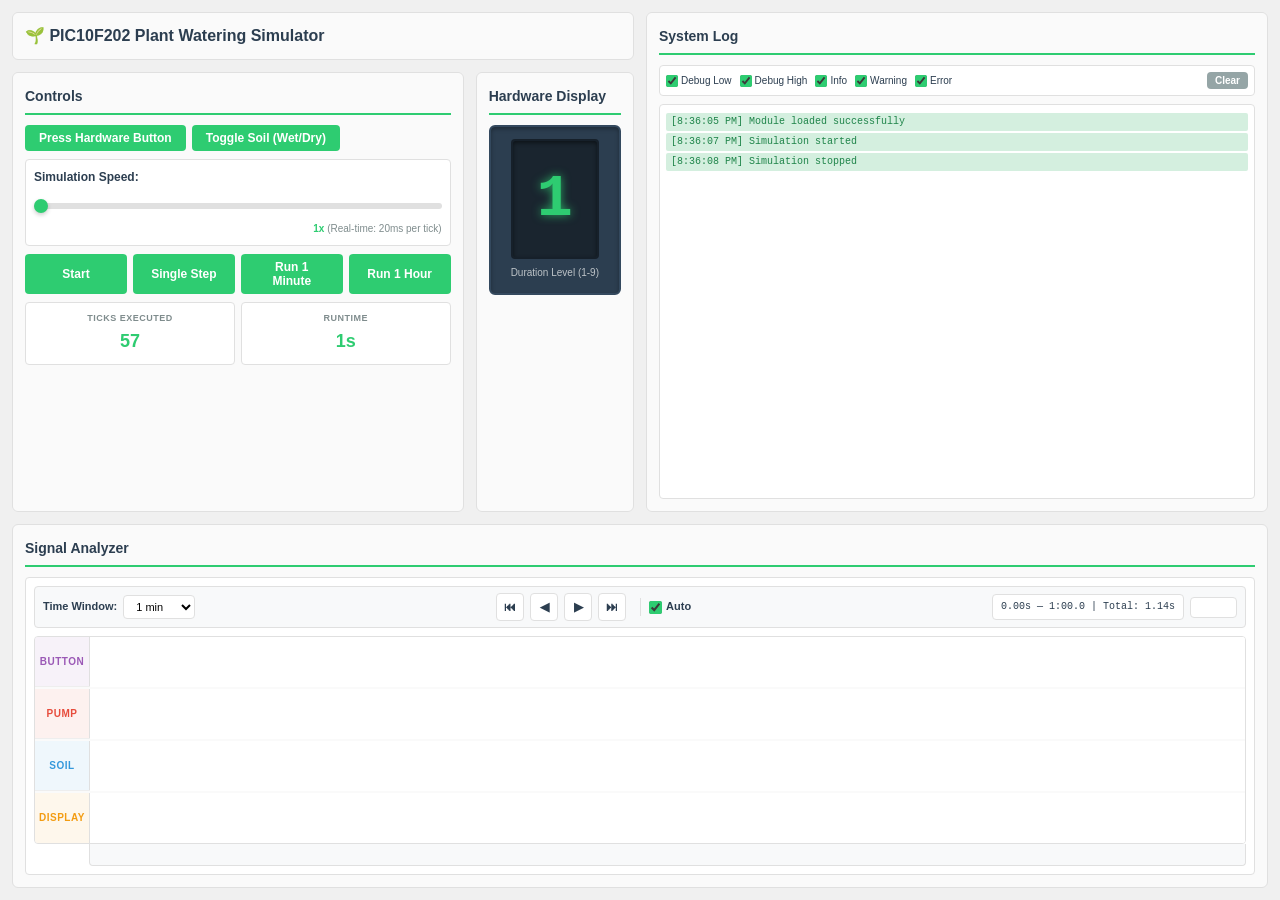
<file: t2/index.html>
<!DOCTYPE html>
<!-- saved from url=(0022)http://localhost:8000/ -->
<html lang="en"><head><meta http-equiv="Content-Type" content="text/html; charset=UTF-8">
    
    <meta name="viewport" content="width=device-width, initial-scale=1.0">
    
    <!-- CSS Files -->
    <link rel="stylesheet" href="./PIC10F202 Plant Watering Simulator_files/main.css">
    <link rel="stylesheet" href="./PIC10F202 Plant Watering Simulator_files/display.css">
    <link rel="stylesheet" href="./PIC10F202 Plant Watering Simulator_files/graph.css">
    
    <title>PIC10F202 Plant Watering Simulator</title>
</head>
<body>
    <!-- Top Section -->
    <div class="top-section">
        <!-- Left Column: Title + Controls/Display side by side -->
        <div class="left-column">
            <!-- Title Panel -->
            <div class="panel title-panel">
                <h1>🌱 PIC10F202 Plant Watering Simulator</h1>
            </div>
            
            <!-- Controls and Display Row -->
            <div class="controls-display-row">
                <!-- Controls Panel -->
                <div class="panel controls-panel">
                    <h2>Controls</h2>

                    <div class="controls">
                        <button id="btnPress" onmousedown="buttonDown()" onmouseup="buttonUp()" ontouchstart="buttonDown()" ontouchend="buttonUp()">
                            Press Hardware Button
                        </button>
                        <button onclick="toggleSoil()">Toggle Soil (Wet/Dry)</button>
                    </div>

                    <div class="slider-control">
                        <label>Simulation Speed:</label>
                        <input type="range" id="speedSlider" min="1" max="1000" value="1" step="1">
                        <div class="speed-display">
                            <span id="speedDisplay">1x</span> (Real-time: 20ms per tick)
                        </div>
                    </div>

                    <div class="controls simulation-controls">
                        <button id="btnStartStop" onclick="toggleSimulation()" class="">Start</button>
                        <button onclick="singleStep()">Single Step</button>
                        <button onclick="runMinute()">Run 1 Minute</button>
                        <button onclick="runHour()">Run 1 Hour</button>
                    </div>

                    <div class="status-grid">
                        <div class="status-item">
                            <div class="status-label">Ticks Executed</div>
                            <div class="status-value" id="tickCount">57</div>
                        </div>
                        <div class="status-item">
                            <div class="status-label">Runtime</div>
                            <div class="status-value" id="runtime">1s</div>
                        </div>
                    </div>
                </div>

                <!-- Hardware Display Panel -->
                <div class="panel display-panel">
                    <h2>Hardware Display</h2>
                    <div class="display-container">
                        <!-- Seven Segment Display -->
                        <div class="display">
                            <div class="seven-segment" id="sevenSegment">1</div>
                            <div class="display-label">Duration Level (1-9)</div>
                        </div>
                    </div>
                </div>
            </div>
        </div>

        <!-- Right Column: Log Panel -->
        <div class="right-column">
            <div class="panel log-panel">
                <h2>System Log</h2>
                <div class="log-filters">
                    <label><input type="checkbox" id="filterDebugLow" checked=""> Debug Low</label>
                    <label><input type="checkbox" id="filterDebugHigh" checked=""> Debug High</label>
                    <label><input type="checkbox" id="filterInfo" checked=""> Info</label>
                    <label><input type="checkbox" id="filterWarning" checked=""> Warning</label>
                    <label><input type="checkbox" id="filterError" checked=""> Error</label>
                    <button onclick="clearLog()">Clear</button>
                </div>
                <div class="log" id="log"><div class="log-entry info">[8:36:05 PM] Module loaded successfully</div><div class="log-entry info">[8:36:07 PM] Simulation started</div><div class="log-entry info">[8:36:08 PM] Simulation stopped</div></div>
            </div>
        </div>
    </div>

    <!-- Bottom Section: Graph -->
    <div class="bottom-section">
        <div class="panel graph-panel">
            <h2>Signal Analyzer</h2>

            <div class="graph-container">

                <div class="graph-controls">
                    <div class="graph-controls-left">
                        <label>Time Window:</label>
                        <select id="graphTimeWindow">
                            <option value="10">10 sec</option>
                            <option value="30">30 sec</option>
                            <option value="60" selected="">1 min</option>
                            <option value="300">5 min</option>
                            <option value="600">10 min</option>
                            <option value="3600">1 hour</option>
                        </select>
                    </div>

                    <div class="graph-controls-center">
                        <button id="btnScrollStart" title="Go to start (Home)">⏮</button>
                        <button id="btnScrollLeft" title="Scroll left (←)">◀</button>
                        <button id="btnScrollRight" title="Scroll right (→)">▶</button>
                        <button id="btnScrollEnd" title="Go to latest (End)">⏭</button>
                        <label class="auto-scroll-label">
                            <input type="checkbox" id="chkAutoScroll" checked="">
                            Auto
                        </label>
                    </div>

                    <div class="graph-controls-right">
                        <span id="scrollPosition" class="scroll-position">0.00s — 1:00.0 | Total: 1.14s</span>
                        <button id="btnClearGraph" title="Clear all graph data">Clear</button>
                    </div>
                </div>

                <!-- Graph Stack -->
                <div class="graph-stack" id="graphStack">

                    <div class="graph-signal">
                        <div class="graph-label">Button</div>
                        <canvas id="buttonGraph" width="1403" height="50"></canvas>
                    </div>

                    <div class="graph-signal">
                        <div class="graph-label">Pump</div>
                        <canvas id="pumpGraph" width="1403" height="50"></canvas>
                    </div>

                    <div class="graph-signal">
                        <div class="graph-label">Soil</div>
                        <canvas id="soilGraph" width="1403" height="50"></canvas>
                    </div>

                    <div class="graph-signal">
                        <div class="graph-label">Display</div>
                        <canvas id="clockGraph" width="1403" height="50"></canvas>
                    </div>

                </div>

                <!-- Shared Time Axis -->
                <div class="graph-time-axis">
                    <canvas id="timeAxisCanvas" width="1403" height="21"></canvas>
                </div>

            </div>
        </div>
    </div>

    <script type="module" src="./PIC10F202 Plant Watering Simulator_files/app.js.download"></script>
    <script src="./PIC10F202 Plant Watering Simulator_files/plant-watering.js.download"></script>


</body></html>
</file>
<file: t2/PIC10F202 Plant Watering Simulator_files/main.css>
/* main.css - Base styles, layout, controls, log panel */

/* ============================================================
   COLOR PALETTE
   ============================================================ */
:root {
    --plant-green: #2ecc71;
    --plant-green-dark: #27ae60;
    --plant-green-darker: #229954;
    --bg-primary: #f0f0f0;
    --bg-panel: #fafafa;
    --bg-white: #fff;
    --border-color: #e0e0e0;
    --text-primary: #2c3e50;
    --text-secondary: #7f8c8d;
}

/* ============================================================
   RESET & BASE
   ============================================================ */
* {
    margin: 0;
    padding: 0;
    box-sizing: border-box;
}

html, body {
    height: 100%;
    overflow: hidden;
}

body {
    font-family: -apple-system, BlinkMacSystemFont, 'Segoe UI', Roboto, 
                 'Helvetica Neue', Arial, sans-serif;
    background: var(--bg-primary);
    color: var(--text-primary);
    padding: 12px;
    line-height: 1.6;
    display: flex;
    flex-direction: column;
    gap: 12px;
}

/* ============================================================
   LAYOUT SECTIONS
   ============================================================ */
.top-section {
    display: grid;
    grid-template-columns: 1fr 1fr;
    gap: 12px;
    flex: 1;
    min-height: 0;
    overflow: hidden;
}

.left-column {
    display: flex;
    flex-direction: column;
    gap: 12px;
    min-height: 0;
    overflow: hidden;
}

.right-column {
    display: flex;
    flex-direction: column;
    min-height: 0;
    overflow: hidden;
}

.bottom-section {
    flex-shrink: 0;
}

/* ============================================================
   CONTROLS AND DISPLAY ROW - SIDE BY SIDE
   ============================================================ */
.controls-display-row {
    display: flex;
    gap: 12px;
    flex: 1;
    min-height: 0;
    overflow: hidden;
}

.controls-display-row .controls-panel {
    flex: 1;
    min-width: 0;
}

.controls-display-row .display-panel {
    flex-shrink: 0;
}

/* ============================================================
   PANELS
   ============================================================ */
.panel {
    background: var(--bg-panel);
    border: 1px solid var(--border-color);
    border-radius: 6px;
    padding: 12px;
}

.panel h2 {
    margin-bottom: 10px;
    color: var(--text-primary);
    font-size: 14px;
    font-weight: 600;
    border-bottom: 2px solid var(--plant-green);
    padding-bottom: 6px;
    flex-shrink: 0;
}

/* ============================================================
   TITLE PANEL
   ============================================================ */
.title-panel {
    flex-shrink: 0;
    padding: 10px 12px;
}

.title-panel h1 {
    color: var(--text-primary);
    font-size: 16px;
    font-weight: 600;
    margin: 0;
}

/* ============================================================
   PANEL TYPES
   ============================================================ */
.controls-panel {
    flex-shrink: 0;
}

.display-panel {
    display: flex;
    flex-direction: column;
}

.log-panel {
    flex: 1;
    min-height: 0;
    overflow: hidden;
    display: flex;
    flex-direction: column;
}

/* ============================================================
   CONTROLS
   ============================================================ */
.controls {
    display: flex;
    flex-wrap: wrap;
    gap: 6px;
    margin: 8px 0;
}

button {
    background: var(--plant-green);
    color: #fff;
    border: none;
    padding: 6px 14px;
    font-size: 12px;
    font-weight: 600;
    border-radius: 4px;
    cursor: pointer;
    transition: all 0.2s ease;
    font-family: inherit;
}

button:hover {
    background: var(--plant-green-dark);
    transform: translateY(-1px);
    box-shadow: 0 2px 6px rgba(46, 204, 113, 0.3);
}

button:active {
    transform: translateY(0);
    box-shadow: none;
}

/* ============================================================
   SLIDER
   ============================================================ */
.slider-control {
    margin: 8px 0;
    padding: 8px;
    background: var(--bg-white);
    border-radius: 4px;
    border: 1px solid var(--border-color);
}

.slider-control label {
    display: block;
    margin-bottom: 4px;
    font-weight: 600;
    color: var(--text-primary);
    font-size: 12px;
}

input[type="range"] {
    width: 100%;
    height: 6px;
    background: var(--border-color);
    outline: none;
    border-radius: 3px;
    cursor: pointer;
    -webkit-appearance: none;
    appearance: none;
}

input[type="range"]::-webkit-slider-thumb {
    -webkit-appearance: none;
    width: 14px;
    height: 14px;
    background: var(--plant-green);
    cursor: pointer;
    border-radius: 50%;
    box-shadow: 0 2px 4px rgba(0, 0, 0, 0.2);
}

input[type="range"]::-moz-range-thumb {
    width: 14px;
    height: 14px;
    background: var(--plant-green);
    cursor: pointer;
    border-radius: 50%;
    border: none;
}

.speed-display {
    text-align: right;
    font-size: 10px;
    color: var(--text-secondary);
    margin-top: 4px;
}

.speed-display span {
    font-weight: 600;
    color: var(--plant-green);
}

/* ============================================================
   STATUS GRID
   ============================================================ */
.status-grid {
    display: grid;
    grid-template-columns: 1fr 1fr;
    gap: 6px;
    margin-top: 8px;
}

.status-item {
    background: var(--bg-white);
    padding: 8px;
    border-radius: 4px;
    border: 1px solid var(--border-color);
    text-align: center;
}

.status-label {
    font-size: 9px;
    color: var(--text-secondary);
    margin-bottom: 2px;
    font-weight: 600;
    text-transform: uppercase;
    letter-spacing: 0.5px;
}

.status-value {
    font-size: 18px;
    font-weight: 700;
    color: var(--plant-green);
}

/* ============================================================
   LOG PANEL
   ============================================================ */
.log-filters {
    display: flex;
    flex-wrap: wrap;
    gap: 8px;
    margin-bottom: 8px;
    padding: 6px;
    background: var(--bg-white);
    border-radius: 4px;
    border: 1px solid var(--border-color);
    align-items: center;
    flex-shrink: 0;
}

.log-filters label {
    display: flex;
    align-items: center;
    gap: 3px;
    font-size: 10px;
    cursor: pointer;
    color: var(--text-primary);
    font-weight: 500;
    white-space: nowrap;
}

.log-filters input[type="checkbox"] {
    cursor: pointer;
    width: 12px;
    height: 12px;
    accent-color: var(--plant-green);
}

.log-filters button {
    margin-left: auto;
    padding: 3px 8px;
    font-size: 10px;
    background: #95a5a6;
}

.log-filters button:hover {
    background: #7f8c8d;
}

.log {
    background: var(--bg-white);
    border: 1px solid var(--border-color);
    border-radius: 4px;
    padding: 6px;
    font-size: 10px;
    font-family: 'Courier New', monospace;
    flex: 1;
    min-height: 0;
    overflow-y: auto;
    overflow-x: hidden;
}

.log-entry {
    margin: 2px 0;
    padding: 2px 5px;
    border-radius: 2px;
    line-height: 1.4;
}

.log-entry.debug-low {
    color: #5d6d7e;
    background: #f4f6f7;
}

.log-entry.debug-high {
    color: #117a65;
    background: #d5f4e6;
}

.log-entry.info {
    color: #1e8449;
    background: #d4efdf;
}

.log-entry.warning {
    color: #b9770e;
    background: #fcf3cf;
}

.log-entry.error {
    color: #c0392b;
    background: #f9ebea;
    font-weight: 600;
}

/* ============================================================
   SCROLLBAR
   ============================================================ */
.log::-webkit-scrollbar {
    width: 5px;
}

.log::-webkit-scrollbar-track {
    background: #f1f1f1;
    border-radius: 3px;
}

.log::-webkit-scrollbar-thumb {
    background: #bdc3c7;
    border-radius: 3px;
}

.log::-webkit-scrollbar-thumb:hover {
    background: #95a5a6;
}

/* ============================================================
   RESPONSIVE
   ============================================================ */
@media (max-width: 1200px) {
    html, body {
        overflow: auto;
    }
    
    body {
        height: auto;
        min-height: 100vh;
    }
    
    .top-section {
        grid-template-columns: 1fr;
        flex: none;
    }
    
    .controls-display-row {
        flex-direction: column;
    }
    
    .log-panel {
        min-height: 200px;
        max-height: 300px;
    }
}

@media (max-width: 768px) {
    body {
        padding: 8px;
        gap: 8px;
    }

    .title-panel h1 {
        font-size: 14px;
    }

    .status-grid {
        grid-template-columns: 1fr;
    }
    
    .controls {
        flex-direction: column;
    }
    
    .controls button {
        width: 100%;
    }
    
    .log-filters {
        flex-direction: column;
        align-items: stretch;
    }
    
    .log-filters button {
        margin-left: 0;
        margin-top: 6px;
    }
}

/* ============================================================
   UTILITY
   ============================================================ */
.hidden {
    display: none !important;
}

/* ============================================================
   SIMULATION CONTROL BUTTONS
   ============================================================ */
.simulation-controls {
    display: flex;
    flex-wrap: wrap;
    gap: 6px;
    margin: 8px 0;
}

.simulation-controls button {
    flex: 1;
    min-width: 80px;
}

/* Start/Stop button states */
#btnStartStop {
    background: var(--plant-green);
    min-width: 70px;
}

#btnStartStop.running {
    background: #e74c3c;
}

#btnStartStop.running:hover {
    background: #c0392b;
}

/* Disabled state for buttons when module not loaded */
.simulation-controls button:disabled {
    background: #bdc3c7;
    cursor: not-allowed;
    transform: none;
}

.simulation-controls button:disabled:hover {
    background: #bdc3c7;
    transform: none;
    box-shadow: none;
}
</file>
<file: t2/PIC10F202 Plant Watering Simulator_files/display.css>
/* display.css - Hardware display, 7-segment, LED indicators */

/* ============================================================
   DISPLAY CONTAINER
   ============================================================ */
.display-container {
    display: flex;
    gap: 20px;
    align-items: flex-start;
}

/* ============================================================
   SEVEN SEGMENT DISPLAY
   ============================================================ */
.display {
    text-align: center;
    padding: 12px 20px;
    background: #2c3e50;
    border-radius: 6px;
    border: 2px solid #34495e;
    box-shadow: inset 0 2px 4px rgba(0, 0, 0, 0.3);
}

.seven-segment {
    display: inline-block;
    font-size: 60px;
    font-weight: bold;
    color: var(--plant-green);
    background: #1a252f;
    padding: 10px 24px;
    border: 2px solid #16202a;
    border-radius: 4px;
    font-family: 'Courier New', monospace;
    min-width: 80px;
    text-shadow: 0 0 10px rgba(46, 204, 113, 0.8);
    box-shadow: inset 0 2px 4px rgba(0, 0, 0, 0.5);
}

.display-label {
    font-size: 10px;
    margin-top: 6px;
    color: #bdc3c7;
    font-weight: 500;
}

/* ============================================================
   LED INDICATORS
   ============================================================ */
.indicators-vertical {
    display: flex;
    flex-direction: column;
    gap: 6px;
}

.indicator {
    display: flex;
    align-items: center;
    padding: 6px 10px;
    background: var(--bg-white);
    border-radius: 4px;
    border: 1px solid var(--border-color);
    min-width: 150px;
}

.indicator span {
    font-size: 11px;
    font-weight: 500;
    color: var(--text-primary);
}

/* ============================================================
   LED BASE STYLES
   ============================================================ */
.led {
    width: 14px;
    height: 14px;
    border-radius: 50%;
    margin-right: 8px;
    border: 2px solid #bdc3c7;
    flex-shrink: 0;
    transition: all 0.1s ease;
}

/* LED Off State */
.led.off {
    background: #ddd;
    box-shadow: inset 0 1px 2px rgba(0, 0, 0, 0.1);
}

/* LED On States - Different Colors */
.led.purple-on {
    background: #9b59b6;
    border-color: #8e44ad;
    box-shadow: 0 0 8px rgba(155, 89, 182, 0.8);
}

.led.red-on {
    background: #e74c3c;
    border-color: #c0392b;
    box-shadow: 0 0 8px rgba(231, 76, 60, 0.8);
    animation: led-pulse 0.5s ease-in-out infinite;
}

.led.blue-on {
    background: #3498db;
    border-color: #2980b9;
    box-shadow: 0 0 8px rgba(52, 152, 219, 0.8);
}

.led.yellow-on {
    background: #f39c12;
    border-color: #d68910;
    box-shadow: 0 0 8px rgba(243, 156, 18, 0.8);
}

.led.green-on {
    background: var(--plant-green);
    border-color: var(--plant-green-darker);
    box-shadow: 0 0 8px rgba(46, 204, 113, 0.8);
}

/* ============================================================
   LED ANIMATION
   ============================================================ */
@keyframes led-pulse {
    0%, 100% { opacity: 1; }
    50% { opacity: 0.6; }
}

/* ============================================================
   RESPONSIVE
   ============================================================ */
@media (max-width: 768px) {
    .display-container {
        flex-direction: column;
        align-items: flex-start;
        gap: 10px;
    }

    .seven-segment {
        font-size: 44px;
        padding: 8px 18px;
    }
    
    .indicators-vertical {
        width: 100%;
    }
    
    .indicator {
        min-width: auto;
    }
}
</file>
<file: t2/PIC10F202 Plant Watering Simulator_files/graph.css>
/* graph.css - Signal analyzer / Logic analyzer graph */

/* ============================================================
   GRAPH PANEL
   ============================================================ */
.graph-panel {
    width: 100%;
    display: flex;
    flex-direction: column;
}

.graph-container {
    background: var(--bg-white);
    border: 1px solid var(--border-color);
    border-radius: 4px;
    padding: 8px;
    display: flex;
    flex-direction: column;
}

/* ============================================================
   GRAPH CONTROLS
   ============================================================ */
.graph-controls {
    display: flex;
    gap: 8px;
    margin-bottom: 8px;
    align-items: center;
    justify-content: space-between;
    flex-wrap: wrap;
    padding: 6px 8px;
    background: #f8f9fa;
    border: 1px solid var(--border-color);
    border-radius: 4px;
}

.graph-controls-left,
.graph-controls-center,
.graph-controls-right {
    display: flex;
    align-items: center;
    gap: 6px;
}

.graph-controls label {
    font-size: 11px;
    font-weight: 600;
    color: var(--text-primary);
}

.graph-controls select {
    padding: 4px 8px;
    border: 1px solid var(--border-color);
    border-radius: 4px;
    background: var(--bg-white);
    font-size: 11px;
    font-family: inherit;
    cursor: pointer;
}

.graph-controls select:focus {
    outline: none;
    border-color: var(--plant-green);
}

/* Navigation buttons */
.graph-controls-center button {
    width: 28px;
    height: 28px;
    padding: 0;
    font-size: 12px;
    display: flex;
    align-items: center;
    justify-content: center;
    background: var(--bg-white);
    border: 1px solid var(--border-color);
    border-radius: 4px;
    cursor: pointer;
    transition: background 0.15s, border-color 0.15s;
    color: var(--text-primary);
}

.graph-controls-center button:hover {
    background: #e9ecef;
    border-color: #adb5bd;
}

.graph-controls-center button:active {
    background: #dee2e6;
}

/* Auto-scroll checkbox */
.auto-scroll-label {
    display: flex;
    align-items: center;
    gap: 4px;
    font-size: 11px;
    font-weight: 500;
    color: var(--text-secondary);
    cursor: pointer;
    user-select: none;
    margin-left: 8px;
    padding-left: 8px;
    border-left: 1px solid var(--border-color);
}

.auto-scroll-label input[type="checkbox"] {
    accent-color: var(--plant-green);
    cursor: pointer;
    margin: 0;
}

/* Scroll position display */
.scroll-position {
    font-family: 'Courier New', monospace;
    font-size: 10px;
    color: var(--text-primary);
    background: #fff;
    padding: 4px 8px;
    border: 1px solid var(--border-color);
    border-radius: 4px;
    white-space: nowrap;
}

/* Clear button */
.graph-controls-right button {
    padding: 4px 10px;
    font-size: 10px;
    background: var(--bg-white);
    border: 1px solid var(--border-color);
    border-radius: 4px;
    cursor: pointer;
    transition: background 0.15s;
}

.graph-controls-right button:hover {
    background: #fee;
    border-color: #e74c3c;
    color: #c0392b;
    color: var(--text-primary);
}

/* ============================================================
   GRAPH STACK (multiple signals)
   ============================================================ */
.graph-stack {
    display: flex;
    flex-direction: column;
    gap: 2px;
    border: 1px solid var(--border-color);
    border-radius: 4px;
    overflow: hidden;
    background: #fafafa;
}

/* ============================================================
   INDIVIDUAL SIGNAL PANEL
   ============================================================ */
.graph-signal {
    display: flex;
    position: relative;
    background: #fff;
    border-bottom: 1px solid #eee;
    min-height: 50px;
}

.graph-signal:last-child {
    border-bottom: none;
}

/* Signal label on the left */
.graph-label {
    position: absolute;
    left: 0;
    top: 0;
    bottom: 0;
    width: 55px;
    display: flex;
    align-items: center;
    justify-content: center;
    font-size: 10px;
    font-weight: 600;
    color: #666;
    background: #f5f5f5;
    border-right: 1px solid var(--border-color);
    z-index: 2;
    text-transform: uppercase;
    letter-spacing: 0.5px;
}

/* Signal-specific label colors */
.graph-signal:nth-child(1) .graph-label {
    color: rgb(155, 89, 182);
    background: rgba(155, 89, 182, 0.08);
}

.graph-signal:nth-child(2) .graph-label {
    color: rgb(231, 76, 60);
    background: rgba(231, 76, 60, 0.08);
}

.graph-signal:nth-child(3) .graph-label {
    color: rgb(52, 152, 219);
    background: rgba(52, 152, 219, 0.08);
}

.graph-signal:nth-child(4) .graph-label {
    color: rgb(243, 156, 18);
    background: rgba(243, 156, 18, 0.08);
}

/* ============================================================
   CANVAS AREA
   ============================================================ */
.graph-signal canvas {
    position: absolute;
    left: 55px;
    top: 0;
    right: 0;
    bottom: 0;
    width: calc(100% - 55px);
    height: 50px;
    background: #fff;
    cursor: grab;
}

.graph-signal canvas:active {
    cursor: grabbing;
}

/* ============================================================
   TIME AXIS
   ============================================================ */
.graph-time-axis {
    height: 22px;
    margin-left: 55px;
    background: #f8f9fa;
    border: 1px solid var(--border-color);
    border-top: none;
    border-radius: 0 0 4px 4px;
}

.graph-time-axis canvas {
    display: block;
    width: 100%;
    height: 100%;
}

/* ============================================================
   RESPONSIVE
   ============================================================ */
@media (max-width: 900px) {
    .graph-controls {
        padding: 6px;
    }

    .graph-controls-center {
        order: 3;
        width: 100%;
        justify-content: center;
        margin-top: 6px;
        padding-top: 6px;
        border-top: 1px solid var(--border-color);
    }

    .auto-scroll-label {
        border-left: none;
        margin-left: 0;
        padding-left: 0;
    }

    .scroll-position {
        font-size: 9px;
    }
}

@media (max-width: 768px) {
    .graph-controls {
        flex-direction: column;
        align-items: stretch;
        gap: 6px;
    }

    .graph-controls-left,
    .graph-controls-center,
    .graph-controls-right {
        justify-content: center;
    }

    .graph-controls-center {
        order: 0;
        margin-top: 0;
        padding-top: 0;
        border-top: none;
    }

    .graph-signal canvas {
        height: 45px;
    }

    .graph-label {
        width: 45px;
        font-size: 9px;
    }

    .graph-signal canvas {
        left: 45px;
        width: calc(100% - 45px);
    }

    .graph-time-axis {
        margin-left: 45px;
    }
}

@media (max-width: 480px) {
    .graph-signal canvas {
        height: 40px;
    }

    .graph-label {
        width: 38px;
        font-size: 8px;
    }

    .graph-signal canvas {
        left: 38px;
        width: calc(100% - 38px);
    }

    .graph-time-axis {
        margin-left: 38px;
        height: 20px;
    }

    .graph-controls-center button {
        width: 24px;
        height: 24px;
        font-size: 10px;
    }

    .scroll-position {
        display: none;
    }
}

/* ============================================================
   HOVER EFFECTS & INTERACTIONS
   ============================================================ */
.graph-signal:hover .graph-label {
    filter: brightness(0.95);
}

.graph-signal canvas:hover {
    background: #fafcff;
}

/* Highlight effect when scrolling is active (not auto-scroll) */
.graph-stack.manual-scroll .graph-signal canvas {
    box-shadow: inset 0 0 0 1px rgba(52, 152, 219, 0.3);
}

/* ============================================================
   PRINT STYLES
   ============================================================ */
@media print {
    .graph-controls-center {
        display: none;
    }

    .graph-signal canvas {
        cursor: default;
    }
}
</file>
